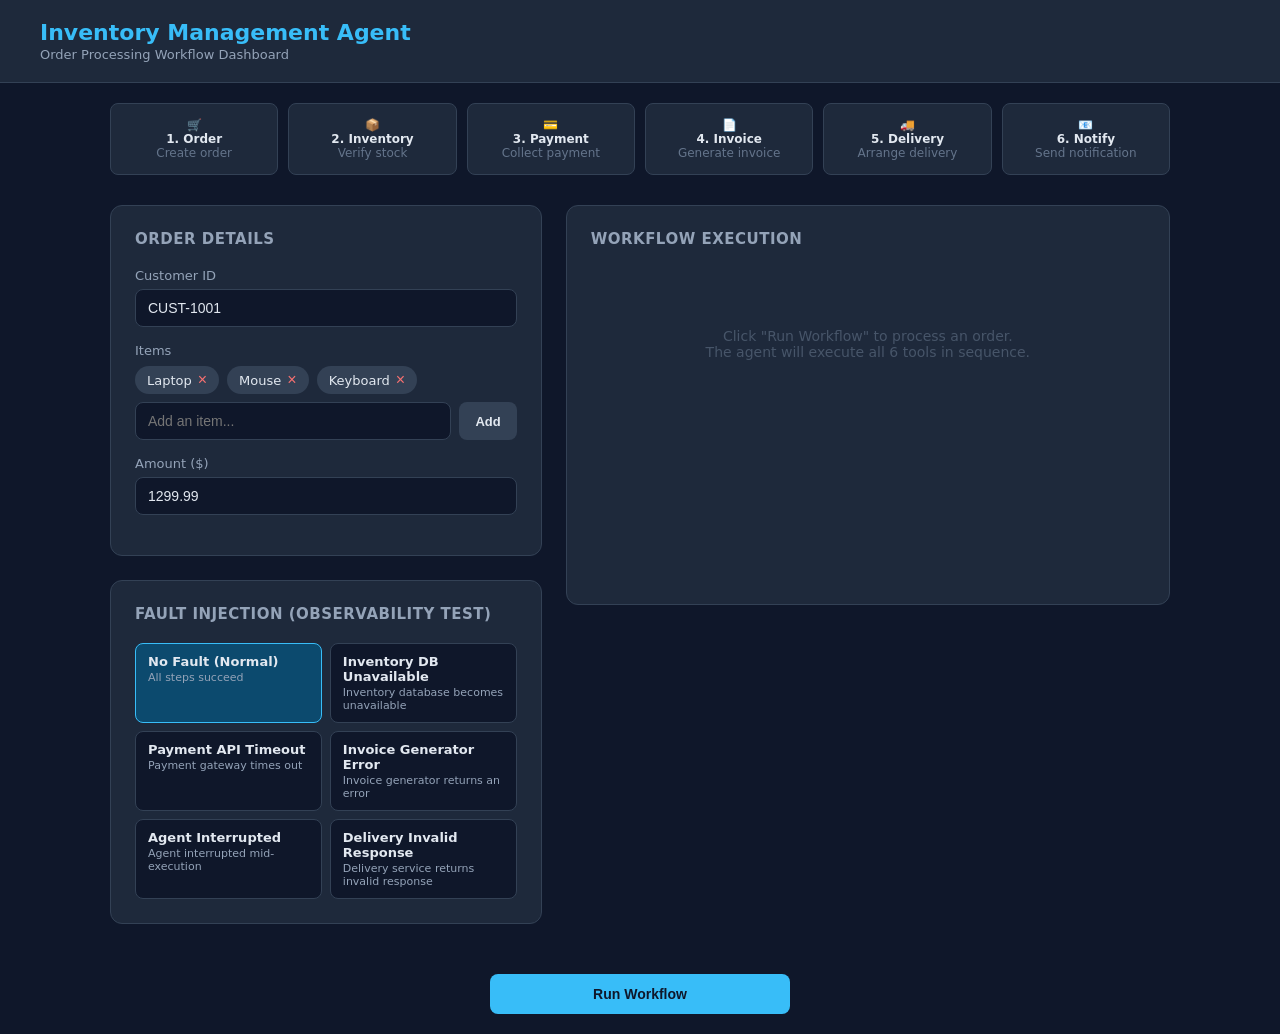
<file: Frontend/index.html>
<!DOCTYPE html>
<html lang="en">
<head>
    <meta charset="UTF-8">
    <meta name="viewport" content="width=device-width, initial-scale=1.0">
    <title>Inventory Management Agent</title>
    <style>
        * { margin: 0; padding: 0; box-sizing: border-box; }

        body {
            font-family: 'Segoe UI', system-ui, -apple-system, sans-serif;
            background: #0f172a;
            color: #e2e8f0;
            min-height: 100vh;
        }

        .header {
            background: #1e293b;
            padding: 20px 40px;
            border-bottom: 1px solid #334155;
            display: flex;
            align-items: center;
            justify-content: space-between;
        }

        .header h1 {
            font-size: 22px;
            font-weight: 600;
            color: #38bdf8;
        }

        .header .subtitle {
            font-size: 13px;
            color: #94a3b8;
            margin-top: 2px;
        }

        .container {
            max-width: 1100px;
            margin: 30px auto;
            padding: 0 20px;
            display: grid;
            grid-template-columns: 1fr 1.4fr;
            gap: 24px;
        }

        .card {
            background: #1e293b;
            border: 1px solid #334155;
            border-radius: 12px;
            padding: 24px;
        }

        .card h2 {
            font-size: 15px;
            font-weight: 600;
            color: #94a3b8;
            text-transform: uppercase;
            letter-spacing: 0.5px;
            margin-bottom: 20px;
        }

        /* ── Form ── */
        .form-group { margin-bottom: 16px; }

        label {
            display: block;
            font-size: 13px;
            color: #94a3b8;
            margin-bottom: 6px;
        }

        input, select {
            width: 100%;
            padding: 10px 12px;
            background: #0f172a;
            border: 1px solid #334155;
            border-radius: 8px;
            color: #e2e8f0;
            font-size: 14px;
            outline: none;
            transition: border-color 0.2s;
        }

        input:focus, select:focus { border-color: #38bdf8; }

        .items-list {
            display: flex;
            flex-wrap: wrap;
            gap: 8px;
            margin-top: 8px;
        }

        .item-chip {
            display: inline-flex;
            align-items: center;
            gap: 6px;
            background: #334155;
            padding: 6px 12px;
            border-radius: 20px;
            font-size: 13px;
        }

        .item-chip button {
            background: none;
            border: none;
            color: #f87171;
            cursor: pointer;
            font-size: 16px;
            line-height: 1;
        }

        .add-item {
            display: flex;
            gap: 8px;
            margin-top: 8px;
        }

        .add-item input { flex: 1; }

        .btn {
            padding: 12px 24px;
            border: none;
            border-radius: 8px;
            font-size: 14px;
            font-weight: 600;
            cursor: pointer;
            transition: opacity 0.2s, transform 0.1s;
        }

        .btn:active { transform: scale(0.98); }

        .btn-primary {
            background: #38bdf8;
            color: #0f172a;
            width: 100%;
        }

        .btn-primary:hover { opacity: 0.9; }
        .btn-primary:disabled { opacity: 0.5; cursor: not-allowed; }

        .btn-add {
            background: #334155;
            color: #e2e8f0;
            padding: 10px 16px;
            font-size: 13px;
        }

        /* ── Fault Selector ── */
        .fault-grid {
            display: grid;
            grid-template-columns: 1fr 1fr;
            gap: 8px;
        }

        .fault-option {
            padding: 10px 12px;
            background: #0f172a;
            border: 1px solid #334155;
            border-radius: 8px;
            cursor: pointer;
            font-size: 13px;
            transition: all 0.2s;
        }

        .fault-option:hover { border-color: #475569; }

        .fault-option.active {
            border-color: #38bdf8;
            background: #0c4a6e;
        }

        .fault-option .fault-name {
            font-weight: 600;
            color: #e2e8f0;
            margin-bottom: 2px;
        }

        .fault-option .fault-desc {
            font-size: 11px;
            color: #94a3b8;
        }

        /* ── Results ── */
        .results-card { min-height: 400px; }

        .empty-state {
            text-align: center;
            color: #475569;
            padding: 60px 20px;
            font-size: 14px;
        }

        .step {
            display: flex;
            gap: 14px;
            padding: 14px 0;
            border-bottom: 1px solid #334155;
        }

        .step:last-child { border-bottom: none; }

        .step-icon {
            width: 32px;
            height: 32px;
            border-radius: 50%;
            display: flex;
            align-items: center;
            justify-content: center;
            font-size: 14px;
            flex-shrink: 0;
        }

        .step-icon.success { background: #064e3b; color: #34d399; }
        .step-icon.failed  { background: #7f1d1d; color: #f87171; }
        .step-icon.running { background: #1e3a5f; color: #38bdf8; }
        .step-icon.pending { background: #334155; color: #64748b; }
        .step-icon.interrupted { background: #78350f; color: #fbbf24; }

        .step-content { flex: 1; }

        .step-header {
            display: flex;
            justify-content: space-between;
            align-items: center;
        }

        .step-name {
            font-size: 14px;
            font-weight: 600;
            color: #e2e8f0;
        }

        .step-status {
            font-size: 12px;
            padding: 2px 10px;
            border-radius: 12px;
            text-transform: uppercase;
            font-weight: 600;
        }

        .step-status.success { background: #064e3b; color: #34d399; }
        .step-status.failed  { background: #7f1d1d; color: #f87171; }
        .step-status.running { background: #1e3a5f; color: #38bdf8; }
        .step-status.pending { background: #334155; color: #64748b; }
        .step-status.interrupted { background: #78350f; color: #fbbf24; }

        .step-data {
            margin-top: 8px;
            padding: 10px;
            background: #0f172a;
            border-radius: 6px;
            font-size: 12px;
            color: #94a3b8;
            font-family: 'Cascadia Code', 'Consolas', monospace;
            white-space: pre-wrap;
            word-break: break-word;
        }

        .step-error {
            margin-top: 8px;
            padding: 10px;
            background: #7f1d1d20;
            border: 1px solid #7f1d1d;
            border-radius: 6px;
            font-size: 12px;
            color: #f87171;
        }

        .summary-banner {
            padding: 14px 18px;
            border-radius: 8px;
            margin-bottom: 16px;
            font-size: 14px;
            font-weight: 600;
            display: flex;
            align-items: center;
            gap: 10px;
        }

        .summary-banner.success {
            background: #064e3b;
            color: #34d399;
            border: 1px solid #065f46;
        }

        .summary-banner.failed {
            background: #7f1d1d;
            color: #f87171;
            border: 1px solid #991b1b;
        }

        .summary-banner.interrupted {
            background: #78350f;
            color: #fbbf24;
            border: 1px solid #92400e;
        }

        /* ── Keys Bar ── */
        .keys-bar {
            display: flex;
            gap: 12px;
            flex-wrap: wrap;
            margin-top: 12px;
        }

        .key-badge {
            display: flex;
            align-items: center;
            gap: 5px;
            font-size: 11px;
            padding: 4px 10px;
            border-radius: 12px;
            background: #334155;
        }

        .key-badge.set { color: #34d399; }
        .key-badge.missing { color: #f87171; }

        /* ── Loading ── */
        .spinner {
            display: inline-block;
            width: 14px;
            height: 14px;
            border: 2px solid currentColor;
            border-top-color: transparent;
            border-radius: 50%;
            animation: spin 0.6s linear infinite;
        }

        @keyframes spin { to { transform: rotate(360deg); } }

        /* ── Responsive ── */
        @media (max-width: 768px) {
            .container { grid-template-columns: 1fr; }
        }
    </style>
</head>
<body>

<div class="header">
    <div>
        <h1>Inventory Management Agent</h1>
        <div class="subtitle">Order Processing Workflow Dashboard</div>
    </div>
    <div class="keys-bar" id="keysBar"></div>
</div>

<!-- Tool Links -->
<div style="max-width: 1100px; margin: 20px auto; padding: 0 20px;">
    <div style="display: grid; grid-template-columns: repeat(6, 1fr); gap: 10px;">
        <a href="order.html" style="text-align:center; text-decoration:none; padding:14px 8px; background:#1e293b; border:1px solid #334155; border-radius:8px; font-size:12px; color:#e2e8f0; transition:border-color 0.2s;" onmouseover="this.style.borderColor='#38bdf8'" onmouseout="this.style.borderColor='#334155'">
            🛒<br><b>1. Order</b><br><span style="color:#64748b">Create order</span>
        </a>
        <a href="inventory.html" style="text-align:center; text-decoration:none; padding:14px 8px; background:#1e293b; border:1px solid #334155; border-radius:8px; font-size:12px; color:#e2e8f0; transition:border-color 0.2s;" onmouseover="this.style.borderColor='#38bdf8'" onmouseout="this.style.borderColor='#334155'">
            📦<br><b>2. Inventory</b><br><span style="color:#64748b">Verify stock</span>
        </a>
        <a href="payment.html" style="text-align:center; text-decoration:none; padding:14px 8px; background:#1e293b; border:1px solid #334155; border-radius:8px; font-size:12px; color:#e2e8f0; transition:border-color 0.2s;" onmouseover="this.style.borderColor='#38bdf8'" onmouseout="this.style.borderColor='#334155'">
            💳<br><b>3. Payment</b><br><span style="color:#64748b">Collect payment</span>
        </a>
        <a href="invoice.html" style="text-align:center; text-decoration:none; padding:14px 8px; background:#1e293b; border:1px solid #334155; border-radius:8px; font-size:12px; color:#e2e8f0; transition:border-color 0.2s;" onmouseover="this.style.borderColor='#38bdf8'" onmouseout="this.style.borderColor='#334155'">
            📄<br><b>4. Invoice</b><br><span style="color:#64748b">Generate invoice</span>
        </a>
        <a href="delivery.html" style="text-align:center; text-decoration:none; padding:14px 8px; background:#1e293b; border:1px solid #334155; border-radius:8px; font-size:12px; color:#e2e8f0; transition:border-color 0.2s;" onmouseover="this.style.borderColor='#38bdf8'" onmouseout="this.style.borderColor='#334155'">
            🚚<br><b>5. Delivery</b><br><span style="color:#64748b">Arrange delivery</span>
        </a>
        <a href="notification.html" style="text-align:center; text-decoration:none; padding:14px 8px; background:#1e293b; border:1px solid #334155; border-radius:8px; font-size:12px; color:#e2e8f0; transition:border-color 0.2s;" onmouseover="this.style.borderColor='#38bdf8'" onmouseout="this.style.borderColor='#334155'">
            📧<br><b>6. Notify</b><br><span style="color:#64748b">Send notification</span>
        </a>
    </div>
</div>

<div class="container">
    <!-- Left: Form -->
    <div>
        <div class="card" style="margin-bottom: 24px;">
            <h2>Order Details</h2>
            <div class="form-group">
                <label>Customer ID</label>
                <input type="text" id="customerId" value="CUST-1001" placeholder="e.g. CUST-1001">
            </div>
            <div class="form-group">
                <label>Items</label>
                <div class="items-list" id="itemsList">
                    <span class="item-chip">Laptop <button onclick="removeItem(this)">×</button></span>
                    <span class="item-chip">Mouse <button onclick="removeItem(this)">×</button></span>
                    <span class="item-chip">Keyboard <button onclick="removeItem(this)">×</button></span>
                </div>
                <div class="add-item">
                    <input type="text" id="newItem" placeholder="Add an item...">
                    <button class="btn btn-add" onclick="addItem()">Add</button>
                </div>
            </div>
            <div class="form-group">
                <label>Amount ($)</label>
                <input type="number" id="amount" value="1299.99" step="0.01" min="0">
            </div>
        </div>

        <div class="card">
            <h2>Fault Injection (Observability Test)</h2>
            <div class="fault-grid" id="faultGrid"></div>
        </div>
    </div>

    <!-- Right: Results -->
    <div>
        <div class="card results-card">
            <h2>Workflow Execution</h2>
            <div id="resultsArea">
                <div class="empty-state">
                    Click "Run Workflow" to process an order.<br>
                    The agent will execute all 6 tools in sequence.
                </div>
            </div>
        </div>
    </div>
</div>

<div style="text-align: center; padding: 20px;">
    <button class="btn btn-primary" id="runBtn" onclick="runWorkflow()" style="max-width: 300px;">
        Run Workflow
    </button>
</div>

<script>
const API_BASE = "http://localhost:5000";

let selectedFault = "none";
let toolsData = [];
let faultsData = [];

// ── Initialize ──
async function init() {
    await loadTools();
    await loadKeys();
}

async function loadTools() {
    try {
        const res = await fetch(`${API_BASE}/api/tools`);
        const data = await res.json();
        toolsData = data.tools || [];
        faultsData = data.faults || [];
        renderFaults();
    } catch (e) {
        console.error("Failed to load tools:", e);
        renderFaultsStatic();
    }
}

async function loadKeys() {
    try {
        const res = await fetch(`${API_BASE}/api/keys`);
        const data = await res.json();
        renderKeys(data);
    } catch (e) {
        console.error("Failed to load keys:", e);
    }
}

function renderKeys(keys) {
    const bar = document.getElementById("keysBar");
    const labels = {
        ORDER_MGMT_API_KEY: "Order",
        INVENTORY_DB_API_KEY: "Inventory",
        PAYMENT_GATEWAY_API_KEY: "Payment",
        INVOICE_GEN_API_KEY: "Invoice",
        DELIVERY_API_KEY: "Delivery",
        NOTIFICATION_API_KEY: "Notify"
    };
    bar.innerHTML = "";
    for (const [key, isSet] of Object.entries(keys)) {
        const badge = document.createElement("span");
        badge.className = `key-badge ${isSet ? "set" : "missing"}`;
        badge.innerHTML = `${isSet ? "✅" : "❌"} ${labels[key] || key}`;
        bar.appendChild(badge);
    }
}

function renderFaults() {
    const grid = document.getElementById("faultGrid");
    grid.innerHTML = "";
    faultsData.forEach(f => {
        const div = document.createElement("div");
        div.className = `fault-option ${f.id === selectedFault ? "active" : ""}`;
        div.onclick = () => selectFault(f.id);
        div.innerHTML = `
            <div class="fault-name">${f.label}</div>
            <div class="fault-desc">${f.description}</div>
        `;
        grid.appendChild(div);
    });
}

function renderFaultsStatic() {
    faultsData = [
        { id: "none",      label: "No Fault (Normal)",          description: "All steps succeed" },
        { id: "inventory", label: "Inventory DB Unavailable",   description: "Inventory database becomes unavailable" },
        { id: "payment",   label: "Payment API Timeout",       description: "Payment gateway times out" },
        { id: "invoice",   label: "Invoice Generator Error",    description: "Invoice generator returns an error" },
        { id: "interrupt", label: "Agent Interrupted",          description: "Agent interrupted mid-execution" },
        { id: "delivery",  label: "Delivery Invalid Response", description: "Delivery service returns invalid response" },
    ];
    renderFaults();
}

function selectFault(id) {
    selectedFault = id;
    renderFaults();
}

// ── Item Management ──
function addItem() {
    const input = document.getElementById("newItem");
    const val = input.value.trim();
    if (!val) return;
    const list = document.getElementById("itemsList");
    const chip = document.createElement("span");
    chip.className = "item-chip";
    chip.innerHTML = `${val} <button onclick="removeItem(this)">×</button>`;
    list.appendChild(chip);
    input.value = "";
}

function removeItem(btn) {
    btn.parentElement.remove();
}

function getItems() {
    return Array.from(document.querySelectorAll("#itemsList .item-chip"))
        .map(chip => chip.textContent.replace("×", "").trim());
}

// ── Run Workflow ──
async function runWorkflow() {
    const btn = document.getElementById("runBtn");
    btn.disabled = true;
    btn.innerHTML = '<span class="spinner"></span> Running...';

    const payload = {
        customer_id: document.getElementById("customerId").value || "CUST-1001",
        items: getItems(),
        amount: parseFloat(document.getElementById("amount").value) || 0,
        fault: selectedFault,
    };

    const resultsArea = document.getElementById("resultsArea");
    resultsArea.innerHTML = `
        <div class="empty-state">
            <span class="spinner"></span> Processing order...
        </div>
    `;

    try {
        const res = await fetch(`${API_BASE}/api/process-order`, {
            method: "POST",
            headers: { "Content-Type": "application/json" },
            body: JSON.stringify(payload),
        });
        const data = await res.json();
        renderResults(data);
    } catch (e) {
        resultsArea.innerHTML = `
            <div class="summary-banner failed">❌ Failed to connect to API. Is the backend running on port 5000?</div>
            <div class="step-error">${e.message}</div>
        `;
    } finally {
        btn.disabled = false;
        btn.innerHTML = "Run Workflow";
    }
}

function renderResults(data) {
    const resultsArea = document.getElementById("resultsArea");
    const steps = data.steps || [];

    let bannerClass = data.success ? "success" : (data.error_type === "interrupted" ? "interrupted" : "failed");
    let bannerIcon = data.success ? "✅" : (data.error_type === "interrupted" ? "⚠️" : "❌");
    let bannerText = data.success
        ? "Order processed successfully!"
        : (data.error_type === "interrupted" ? "Workflow interrupted!" : "Workflow failed!");

    let html = `<div class="summary-banner ${bannerClass}">${bannerIcon} ${bannerText}</div>`;

    // Show all 6 steps (even those that didn't run)
    const allStepNames = [
        "Order Management System",
        "Inventory Database",
        "Payment Gateway",
        "Invoice Generator",
        "Delivery Service",
        "Customer Notification",
    ];

    for (let i = 0; i < allStepNames.length; i++) {
        const stepData = steps.find(s => s.step === i + 1);
        const name = allStepNames[i];

        if (stepData) {
            html += renderStep(stepData);
        } else {
            // Pending step (not reached)
            html += `
                <div class="step">
                    <div class="step-icon pending">${i + 1}</div>
                    <div class="step-content">
                        <div class="step-header">
                            <span class="step-name">${name}</span>
                            <span class="step-status pending">pending</span>
                        </div>
                    </div>
                </div>
            `;
        }
    }

    resultsArea.innerHTML = html;
}

function renderStep(step) {
    let iconClass = step.status;
    let iconText = step.step;
    let iconContent = step.step;

    if (step.status === "success") iconContent = "✓";
    if (step.status === "failed") iconContent = "✗";
    if (step.status === "interrupted") iconContent = "⚠";
    if (step.status === "running") iconContent = "…";

    let html = `
        <div class="step">
            <div class="step-icon ${iconClass}">${iconContent}</div>
            <div class="step-content">
                <div class="step-header">
                    <span class="step-name">${step.name}</span>
                    <span class="step-status ${step.status}">${step.status}</span>
                </div>
    `;

    if (step.data) {
        const dataStr = formatData(step.data);
        if (dataStr) {
            html += `<div class="step-data">${dataStr}</div>`;
        }
    }

    if (step.error) {
        html += `<div class="step-error">Error: ${step.error}</div>`;
    }

    html += `
            </div>
        </div>
    `;

    return html;
}

function formatData(data) {
    if (!data || typeof data !== "object") return "";
    const lines = [];
    for (const [k, v] of Object.entries(data)) {
        if (k === "message") continue;
        let val = v;
        if (typeof v === "object") val = JSON.stringify(v);
        lines.push(`${k}: ${val}`);
    }
    return lines.join("\n");
}

// ── Init ──
init();
</script>

</body>
</html>
</file>
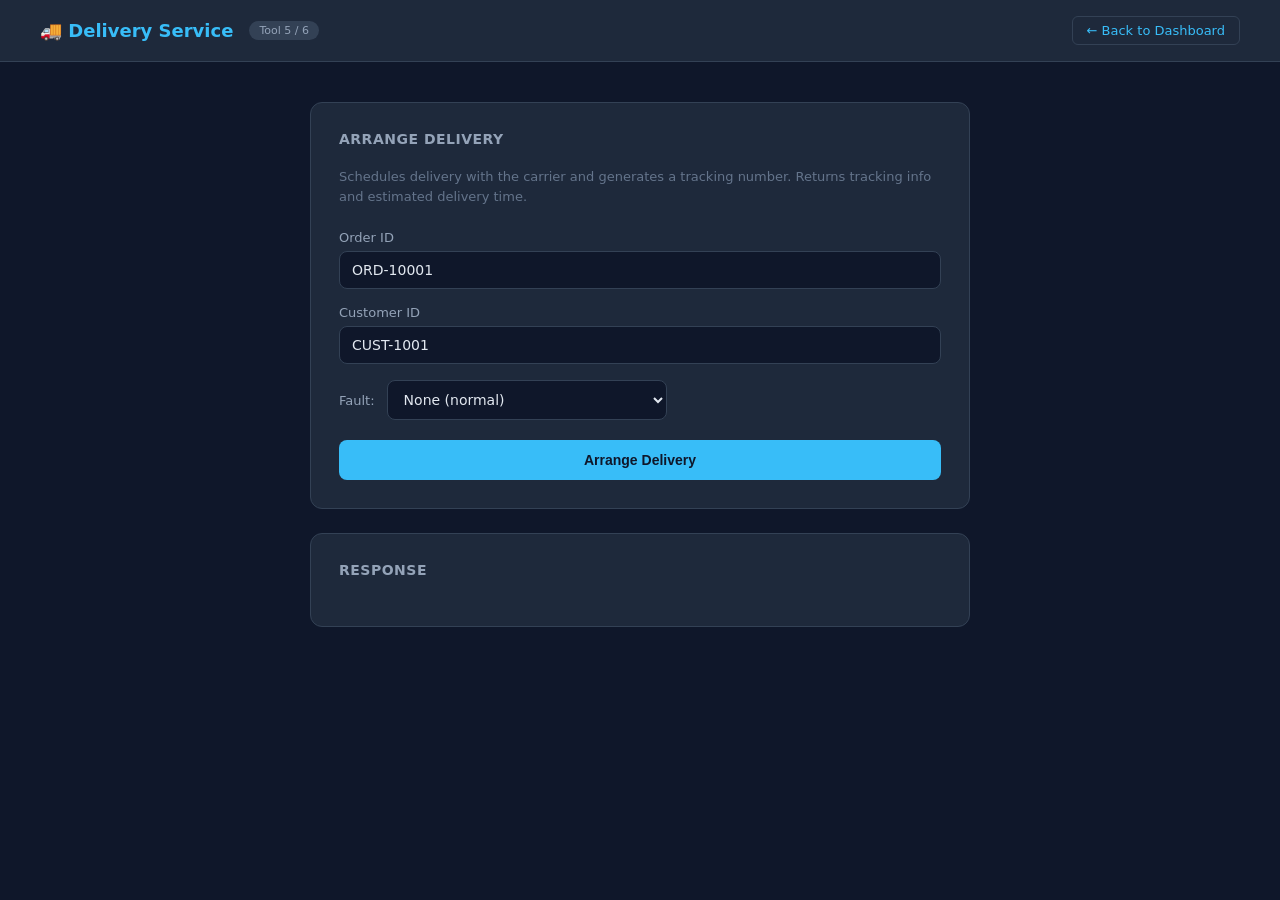
<file: Frontend/delivery.html>
<!DOCTYPE html>
<html lang="en">
<head>
    <meta charset="UTF-8">
    <meta name="viewport" content="width=device-width, initial-scale=1.0">
    <title>Tool 5 — Delivery Service</title>
    <link rel="stylesheet" href="common/style.css">
</head>
<body>

<div class="header">
    <div class="header-left">
        <h1>🚚 Delivery Service</h1>
        <span class="tool-badge">Tool 5 / 6</span>
    </div>
    <a href="index.html">← Back to Dashboard</a>
</div>

<div class="container">
    <div class="card">
        <h2>Arrange Delivery</h2>
        <p class="card-desc">
            Schedules delivery with the carrier and generates a tracking number.
            Returns tracking info and estimated delivery time.
        </p>

        <div class="form-group">
            <label>Order ID</label>
            <input type="text" id="orderId" value="ORD-10001">
        </div>

        <div class="form-group">
            <label>Customer ID</label>
            <input type="text" id="customerId" value="CUST-1001">
        </div>

        <div class="form-group fault-row">
            <label>Fault:</label>
            <select class="fault-select" id="fault">
                <option value="">None (normal)</option>
                <option value="unavailable">Service Unavailable</option>
                <option value="timeout">Timeout</option>
                <option value="error">Service Error</option>
                <option value="invalid">Invalid Response</option>
            </select>
        </div>

        <button class="btn btn-primary" id="runBtn">Arrange Delivery</button>
    </div>

    <div class="card">
        <h2>Response</h2>
        <div class="result-box" id="resultBox"></div>
    </div>
</div>

<script src="common/shared.js"></script>
<script>
setupToolButton("runBtn", "resultBox", "/api/tool/delivery", () => ({
    order_id: document.getElementById("orderId").value,
    customer_id: document.getElementById("customerId").value,
    fault: document.getElementById("fault").value || null,
}));
</script>

</body>
</html>
</file>
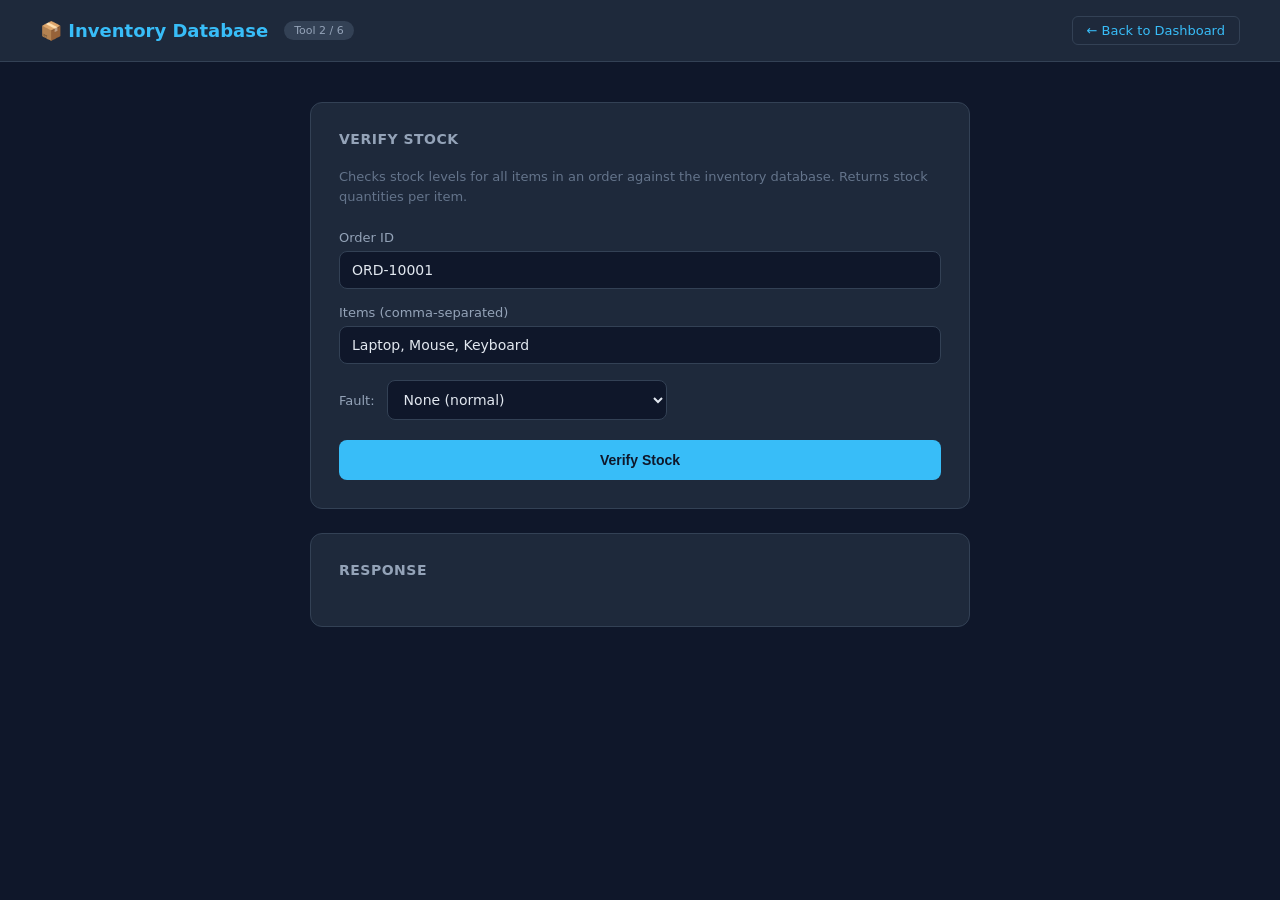
<file: Frontend/inventory.html>
<!DOCTYPE html>
<html lang="en">
<head>
    <meta charset="UTF-8">
    <meta name="viewport" content="width=device-width, initial-scale=1.0">
    <title>Tool 2 — Inventory Database</title>
    <link rel="stylesheet" href="common/style.css">
</head>
<body>

<div class="header">
    <div class="header-left">
        <h1>📦 Inventory Database</h1>
        <span class="tool-badge">Tool 2 / 6</span>
    </div>
    <a href="index.html">← Back to Dashboard</a>
</div>

<div class="container">
    <div class="card">
        <h2>Verify Stock</h2>
        <p class="card-desc">
            Checks stock levels for all items in an order against the inventory database.
            Returns stock quantities per item.
        </p>

        <div class="form-group">
            <label>Order ID</label>
            <input type="text" id="orderId" value="ORD-10001">
        </div>

        <div class="form-group">
            <label>Items (comma-separated)</label>
            <input type="text" id="items" value="Laptop, Mouse, Keyboard">
        </div>

        <div class="form-group fault-row">
            <label>Fault:</label>
            <select class="fault-select" id="fault">
                <option value="">None (normal)</option>
                <option value="unavailable">Database Unavailable</option>
                <option value="timeout">Timeout</option>
                <option value="error">Service Error</option>
                <option value="invalid">Invalid Response</option>
            </select>
        </div>

        <button class="btn btn-primary" id="runBtn">Verify Stock</button>
    </div>

    <div class="card">
        <h2>Response</h2>
        <div class="result-box" id="resultBox"></div>
    </div>
</div>

<script src="common/shared.js"></script>
<script>
setupToolButton("runBtn", "resultBox", "/api/tool/inventory", () => ({
    order_id: document.getElementById("orderId").value,
    items: document.getElementById("items").value.split(",").map(s => s.trim()),
    fault: document.getElementById("fault").value || null,
}));
</script>

</body>
</html>
</file>
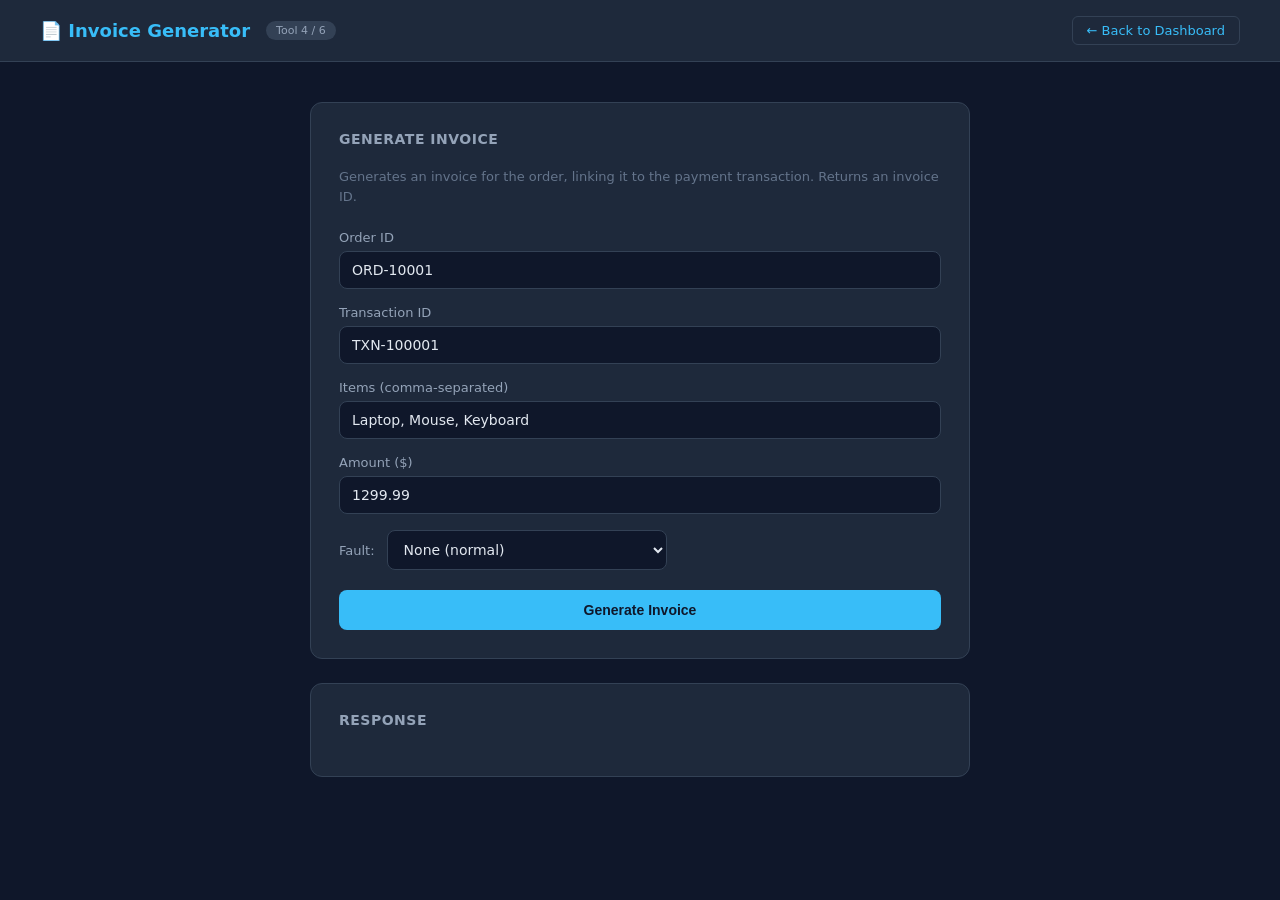
<file: Frontend/invoice.html>
<!DOCTYPE html>
<html lang="en">
<head>
    <meta charset="UTF-8">
    <meta name="viewport" content="width=device-width, initial-scale=1.0">
    <title>Tool 4 — Invoice Generator</title>
    <link rel="stylesheet" href="common/style.css">
</head>
<body>

<div class="header">
    <div class="header-left">
        <h1>📄 Invoice Generator</h1>
        <span class="tool-badge">Tool 4 / 6</span>
    </div>
    <a href="index.html">← Back to Dashboard</a>
</div>

<div class="container">
    <div class="card">
        <h2>Generate Invoice</h2>
        <p class="card-desc">
            Generates an invoice for the order, linking it to the payment transaction.
            Returns an invoice ID.
        </p>

        <div class="form-group">
            <label>Order ID</label>
            <input type="text" id="orderId" value="ORD-10001">
        </div>

        <div class="form-group">
            <label>Transaction ID</label>
            <input type="text" id="transactionId" value="TXN-100001">
        </div>

        <div class="form-group">
            <label>Items (comma-separated)</label>
            <input type="text" id="items" value="Laptop, Mouse, Keyboard">
        </div>

        <div class="form-group">
            <label>Amount ($)</label>
            <input type="number" id="amount" value="1299.99" step="0.01" min="0">
        </div>

        <div class="form-group fault-row">
            <label>Fault:</label>
            <select class="fault-select" id="fault">
                <option value="">None (normal)</option>
                <option value="unavailable">Service Unavailable</option>
                <option value="timeout">Timeout</option>
                <option value="error">Service Error</option>
                <option value="invalid">Invalid Response</option>
            </select>
        </div>

        <button class="btn btn-primary" id="runBtn">Generate Invoice</button>
    </div>

    <div class="card">
        <h2>Response</h2>
        <div class="result-box" id="resultBox"></div>
    </div>
</div>

<script src="common/shared.js"></script>
<script>
setupToolButton("runBtn", "resultBox", "/api/tool/invoice", () => ({
    order_id: document.getElementById("orderId").value,
    transaction_id: document.getElementById("transactionId").value,
    items: document.getElementById("items").value.split(",").map(s => s.trim()),
    amount: parseFloat(document.getElementById("amount").value),
    fault: document.getElementById("fault").value || null,
}));
</script>

</body>
</html>
</file>
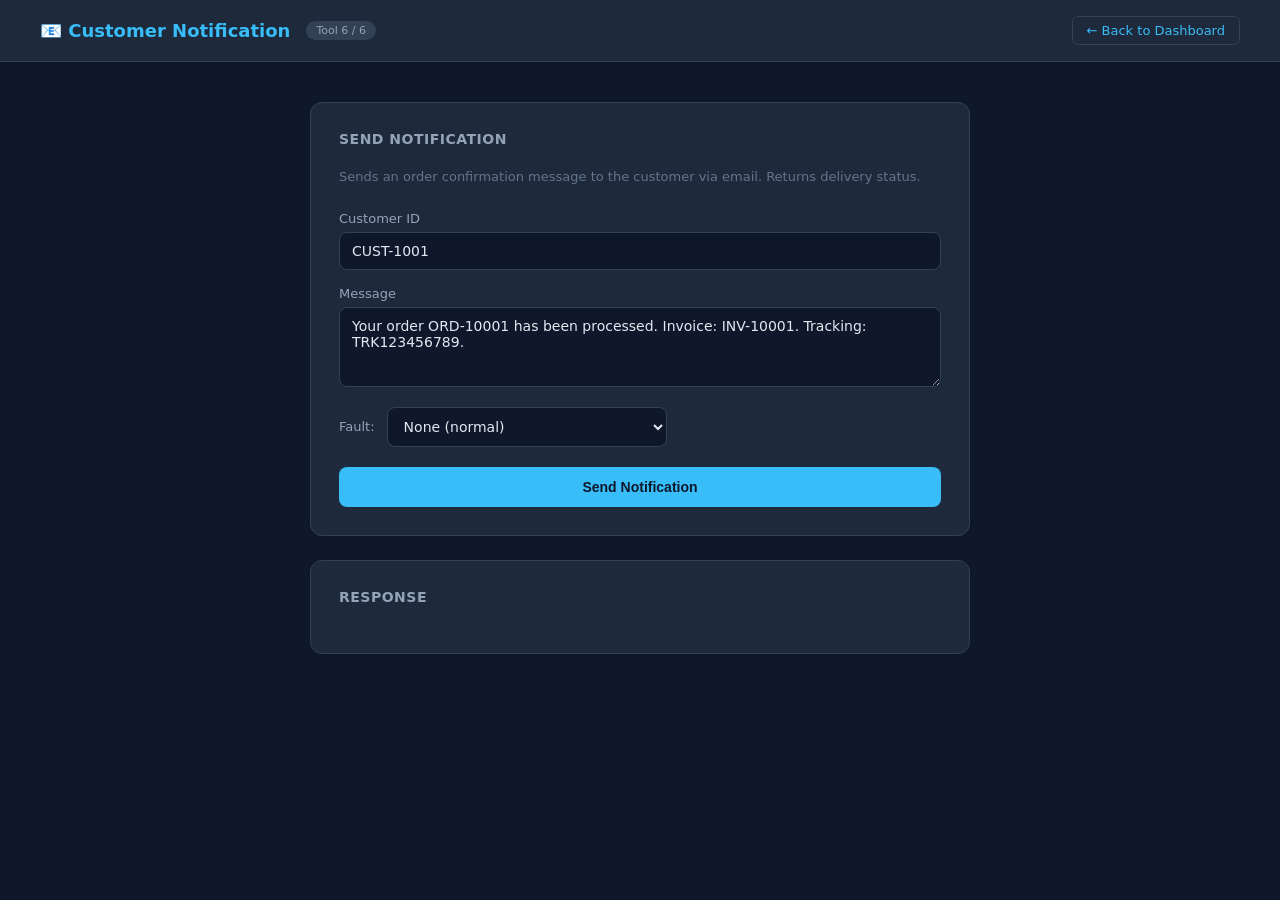
<file: Frontend/notification.html>
<!DOCTYPE html>
<html lang="en">
<head>
    <meta charset="UTF-8">
    <meta name="viewport" content="width=device-width, initial-scale=1.0">
    <title>Tool 6 — Customer Notification</title>
    <link rel="stylesheet" href="common/style.css">
</head>
<body>

<div class="header">
    <div class="header-left">
        <h1>📧 Customer Notification</h1>
        <span class="tool-badge">Tool 6 / 6</span>
    </div>
    <a href="index.html">← Back to Dashboard</a>
</div>

<div class="container">
    <div class="card">
        <h2>Send Notification</h2>
        <p class="card-desc">
            Sends an order confirmation message to the customer via email.
            Returns delivery status.
        </p>

        <div class="form-group">
            <label>Customer ID</label>
            <input type="text" id="customerId" value="CUST-1001">
        </div>

        <div class="form-group">
            <label>Message</label>
            <textarea id="message">Your order ORD-10001 has been processed. Invoice: INV-10001. Tracking: TRK123456789.</textarea>
        </div>

        <div class="form-group fault-row">
            <label>Fault:</label>
            <select class="fault-select" id="fault">
                <option value="">None (normal)</option>
                <option value="unavailable">Service Unavailable</option>
                <option value="timeout">Timeout</option>
                <option value="error">Service Error</option>
                <option value="invalid">Invalid Response</option>
            </select>
        </div>

        <button class="btn btn-primary" id="runBtn">Send Notification</button>
    </div>

    <div class="card">
        <h2>Response</h2>
        <div class="result-box" id="resultBox"></div>
    </div>
</div>

<script src="common/shared.js"></script>
<script>
setupToolButton("runBtn", "resultBox", "/api/tool/notification", () => ({
    customer_id: document.getElementById("customerId").value,
    message: document.getElementById("message").value,
    fault: document.getElementById("fault").value || null,
}));
</script>

</body>
</html>
</file>
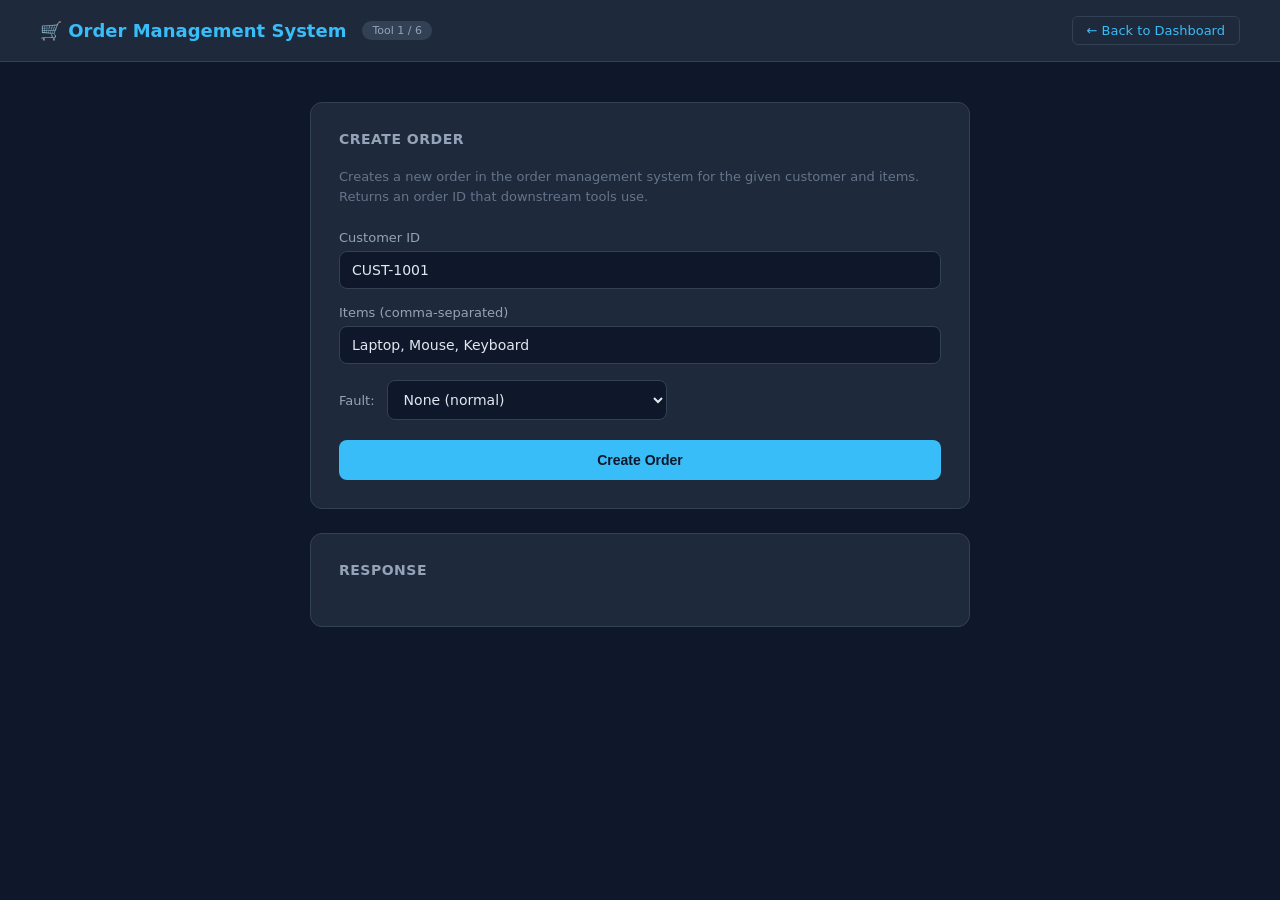
<file: Frontend/order.html>
<!DOCTYPE html>
<html lang="en">
<head>
    <meta charset="UTF-8">
    <meta name="viewport" content="width=device-width, initial-scale=1.0">
    <title>Tool 1 — Order Management</title>
    <link rel="stylesheet" href="common/style.css">
</head>
<body>

<div class="header">
    <div class="header-left">
        <h1>🛒 Order Management System</h1>
        <span class="tool-badge">Tool 1 / 6</span>
    </div>
    <a href="index.html">← Back to Dashboard</a>
</div>

<div class="container">
    <div class="card">
        <h2>Create Order</h2>
        <p class="card-desc">
            Creates a new order in the order management system for the given customer and items.
            Returns an order ID that downstream tools use.
        </p>

        <div class="form-group">
            <label>Customer ID</label>
            <input type="text" id="customerId" value="CUST-1001">
        </div>

        <div class="form-group">
            <label>Items (comma-separated)</label>
            <input type="text" id="items" value="Laptop, Mouse, Keyboard">
        </div>

        <div class="form-group fault-row">
            <label>Fault:</label>
            <select class="fault-select" id="fault">
                <option value="">None (normal)</option>
                <option value="unavailable">Service Unavailable</option>
                <option value="timeout">Timeout</option>
                <option value="error">Service Error</option>
                <option value="invalid">Invalid Response</option>
            </select>
        </div>

        <button class="btn btn-primary" id="runBtn">Create Order</button>
    </div>

    <div class="card">
        <h2>Response</h2>
        <div class="result-box" id="resultBox"></div>
    </div>
</div>

<script src="common/shared.js"></script>
<script>
setupToolButton("runBtn", "resultBox", "/api/tool/order", () => ({
    customer_id: document.getElementById("customerId").value,
    items: document.getElementById("items").value.split(",").map(s => s.trim()),
    fault: document.getElementById("fault").value || null,
}));
</script>

</body>
</html>
</file>
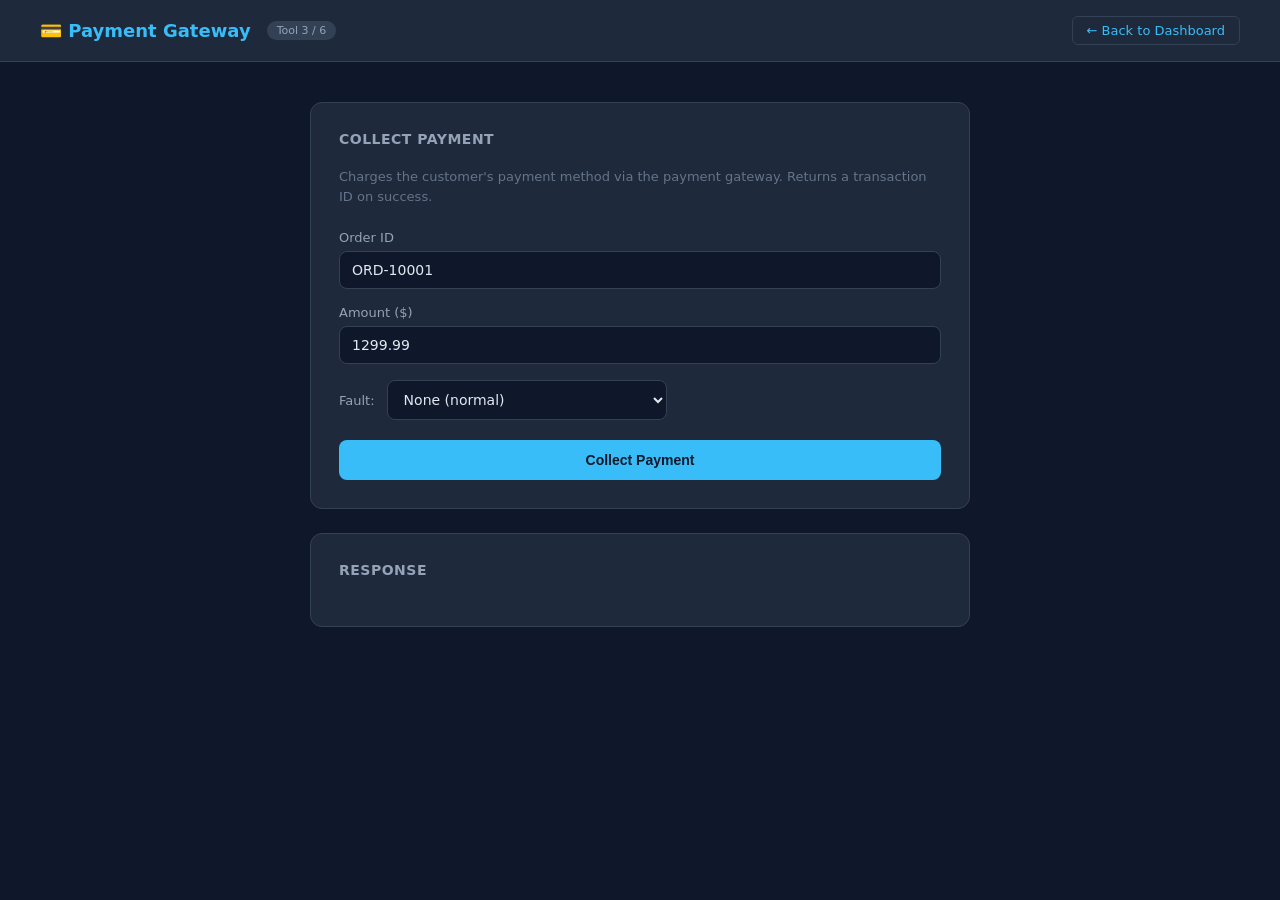
<file: Frontend/payment.html>
<!DOCTYPE html>
<html lang="en">
<head>
    <meta charset="UTF-8">
    <meta name="viewport" content="width=device-width, initial-scale=1.0">
    <title>Tool 3 — Payment Gateway</title>
    <link rel="stylesheet" href="common/style.css">
</head>
<body>

<div class="header">
    <div class="header-left">
        <h1>💳 Payment Gateway</h1>
        <span class="tool-badge">Tool 3 / 6</span>
    </div>
    <a href="index.html">← Back to Dashboard</a>
</div>

<div class="container">
    <div class="card">
        <h2>Collect Payment</h2>
        <p class="card-desc">
            Charges the customer's payment method via the payment gateway.
            Returns a transaction ID on success.
        </p>

        <div class="form-group">
            <label>Order ID</label>
            <input type="text" id="orderId" value="ORD-10001">
        </div>

        <div class="form-group">
            <label>Amount ($)</label>
            <input type="number" id="amount" value="1299.99" step="0.01" min="0">
        </div>

        <div class="form-group fault-row">
            <label>Fault:</label>
            <select class="fault-select" id="fault">
                <option value="">None (normal)</option>
                <option value="unavailable">Service Unavailable</option>
                <option value="timeout">API Timeout</option>
                <option value="error">Service Error</option>
                <option value="invalid">Invalid Response</option>
            </select>
        </div>

        <button class="btn btn-primary" id="runBtn">Collect Payment</button>
    </div>

    <div class="card">
        <h2>Response</h2>
        <div class="result-box" id="resultBox"></div>
    </div>
</div>

<script src="common/shared.js"></script>
<script>
setupToolButton("runBtn", "resultBox", "/api/tool/payment", () => ({
    order_id: document.getElementById("orderId").value,
    amount: parseFloat(document.getElementById("amount").value),
    fault: document.getElementById("fault").value || null,
}));
</script>

</body>
</html>
</file>
<file: Frontend/common/style.css>
/* ── Shared styles for all tool frontends ── */

* { margin: 0; padding: 0; box-sizing: border-box; }

body {
    font-family: 'Segoe UI', system-ui, -apple-system, sans-serif;
    background: #0f172a;
    color: #e2e8f0;
    min-height: 100vh;
}

/* ── Header ── */
.header {
    background: #1e293b;
    padding: 16px 40px;
    border-bottom: 1px solid #334155;
    display: flex;
    align-items: center;
    justify-content: space-between;
}

.header-left { display: flex; align-items: center; gap: 16px; }

.header a {
    color: #38bdf8;
    text-decoration: none;
    font-size: 13px;
    padding: 6px 14px;
    border: 1px solid #334155;
    border-radius: 6px;
    transition: all 0.2s;
}

.header a:hover {
    background: #334155;
    color: #7dd3fc;
}

.header h1 {
    font-size: 18px;
    font-weight: 600;
    color: #38bdf8;
}

.header .tool-badge {
    font-size: 11px;
    color: #94a3b8;
    background: #334155;
    padding: 3px 10px;
    border-radius: 12px;
}

/* ── Layout ── */
.container {
    max-width: 700px;
    margin: 40px auto;
    padding: 0 20px;
}

/* ── Card ── */
.card {
    background: #1e293b;
    border: 1px solid #334155;
    border-radius: 12px;
    padding: 28px;
    margin-bottom: 24px;
}

.card h2 {
    font-size: 14px;
    font-weight: 600;
    color: #94a3b8;
    text-transform: uppercase;
    letter-spacing: 0.5px;
    margin-bottom: 20px;
}

.card-desc {
    font-size: 13px;
    color: #64748b;
    margin-bottom: 24px;
    line-height: 1.5;
}

/* ── Form ── */
.form-group { margin-bottom: 16px; }

label {
    display: block;
    font-size: 13px;
    color: #94a3b8;
    margin-bottom: 6px;
}

input, textarea, select {
    width: 100%;
    padding: 10px 12px;
    background: #0f172a;
    border: 1px solid #334155;
    border-radius: 8px;
    color: #e2e8f0;
    font-size: 14px;
    font-family: inherit;
    outline: none;
    transition: border-color 0.2s;
}

input:focus, textarea:focus, select:focus { border-color: #38bdf8; }

textarea { min-height: 80px; resize: vertical; }

/* ── Fault Toggle ── */
.fault-row {
    display: flex;
    align-items: center;
    gap: 12px;
    margin-bottom: 20px;
}

.fault-row label { margin: 0; }

.fault-select {
    flex: 1;
    max-width: 280px;
}

/* ── Button ── */
.btn {
    padding: 12px 24px;
    border: none;
    border-radius: 8px;
    font-size: 14px;
    font-weight: 600;
    cursor: pointer;
    transition: opacity 0.2s, transform 0.1s;
    width: 100%;
}

.btn:active { transform: scale(0.98); }

.btn-primary {
    background: #38bdf8;
    color: #0f172a;
}

.btn-primary:hover { opacity: 0.9; }
.btn-primary:disabled { opacity: 0.5; cursor: not-allowed; }

/* ── Result Box ── */
.result-box {
    background: #0f172a;
    border: 1px solid #334155;
    border-radius: 8px;
    padding: 16px;
    margin-top: 20px;
    display: none;
}

.result-box.show { display: block; }

.result-status {
    display: flex;
    align-items: center;
    gap: 10px;
    font-size: 14px;
    font-weight: 600;
    margin-bottom: 12px;
    padding-bottom: 12px;
    border-bottom: 1px solid #334155;
}

.result-status.success { color: #34d399; }
.result-status.failed  { color: #f87171; }

.result-status .icon {
    width: 28px;
    height: 28px;
    border-radius: 50%;
    display: flex;
    align-items: center;
    justify-content: center;
    font-size: 14px;
}

.result-status.success .icon { background: #064e3b; }
.result-status.failed .icon  { background: #7f1d1d; }

.result-data {
    font-family: 'Cascadia Code', 'Consolas', monospace;
    font-size: 12px;
    color: #94a3b8;
    white-space: pre-wrap;
    word-break: break-word;
    line-height: 1.6;
}

.result-error {
    margin-top: 8px;
    padding: 10px;
    background: #7f1d1d20;
    border: 1px solid #7f1d1d;
    border-radius: 6px;
    font-size: 12px;
    color: #f87171;
}

/* ── Spinner ── */
.spinner {
    display: inline-block;
    width: 14px;
    height: 14px;
    border: 2px solid currentColor;
    border-top-color: transparent;
    border-radius: 50%;
    animation: spin 0.6s linear infinite;
}

@keyframes spin { to { transform: rotate(360deg); } }

/* ── Loading text ── */
.loading {
    text-align: center;
    color: #64748b;
    padding: 30px;
    font-size: 14px;
}
</file>
